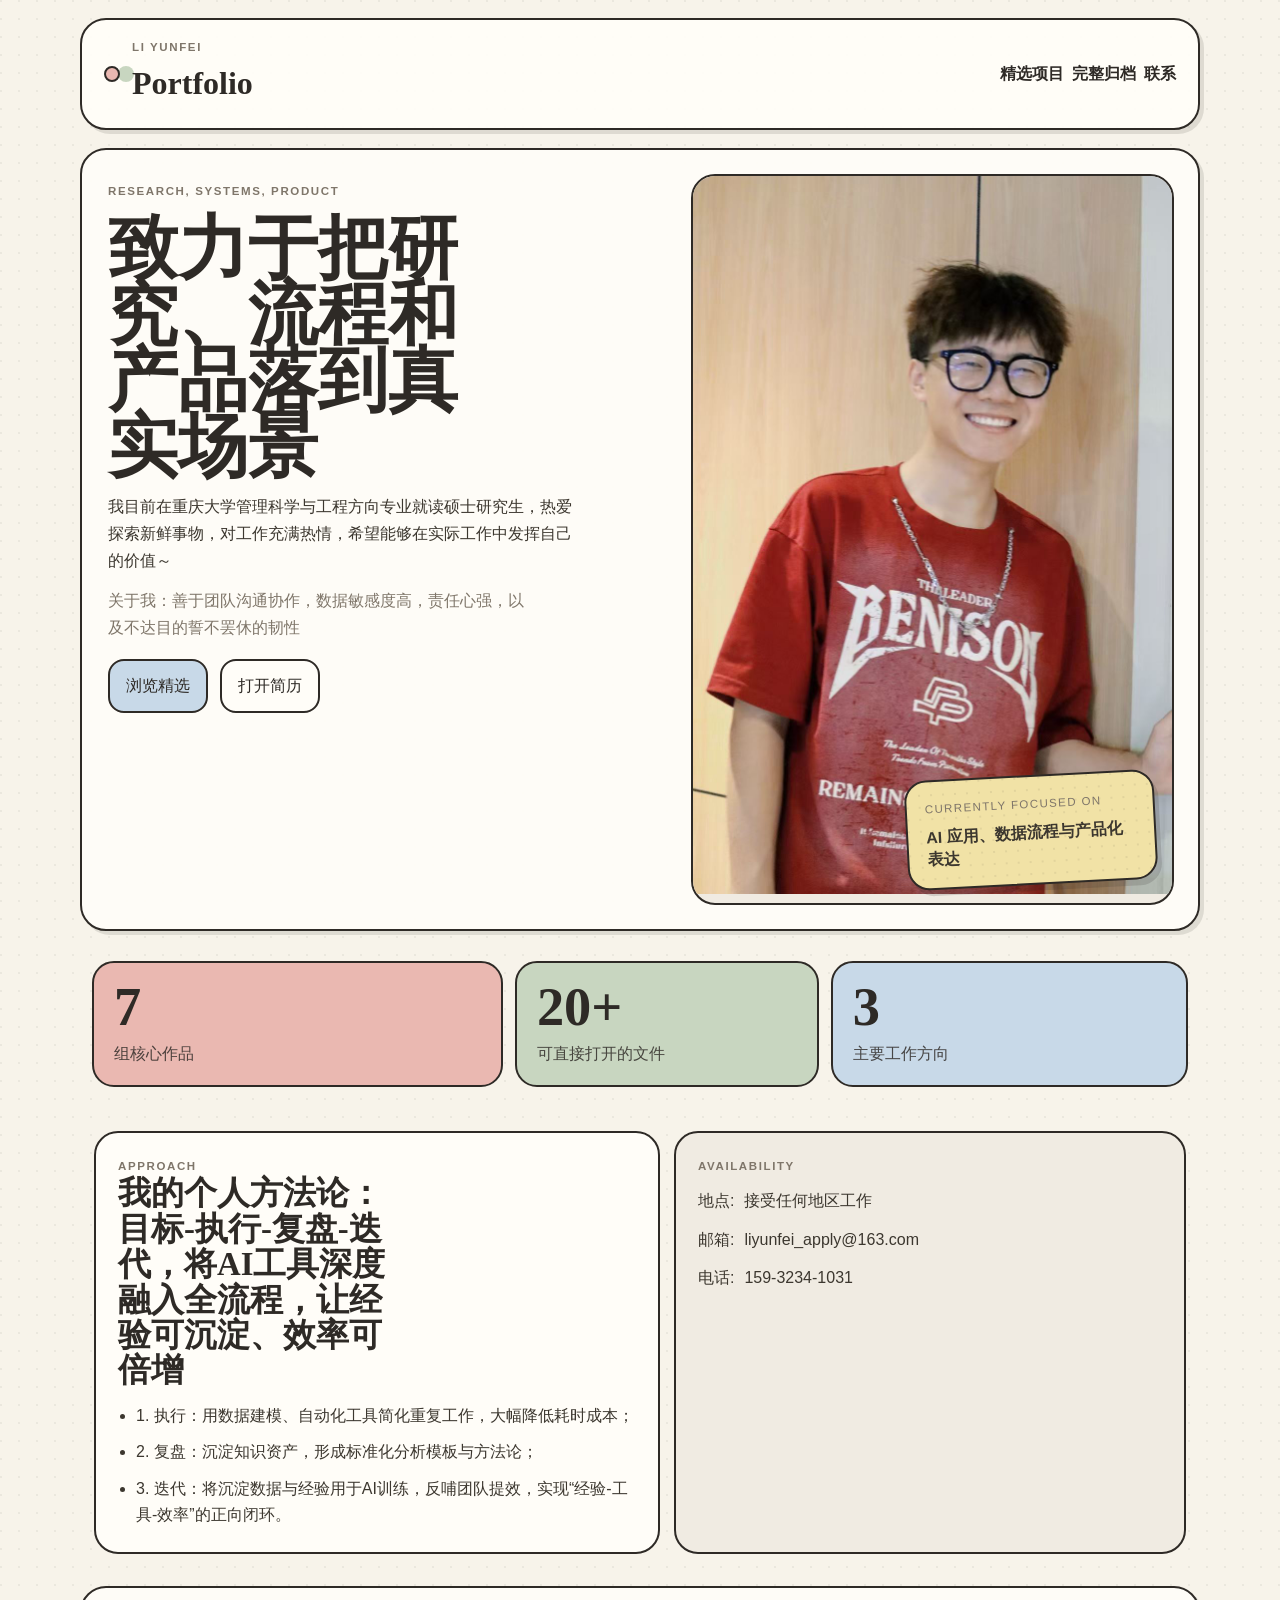
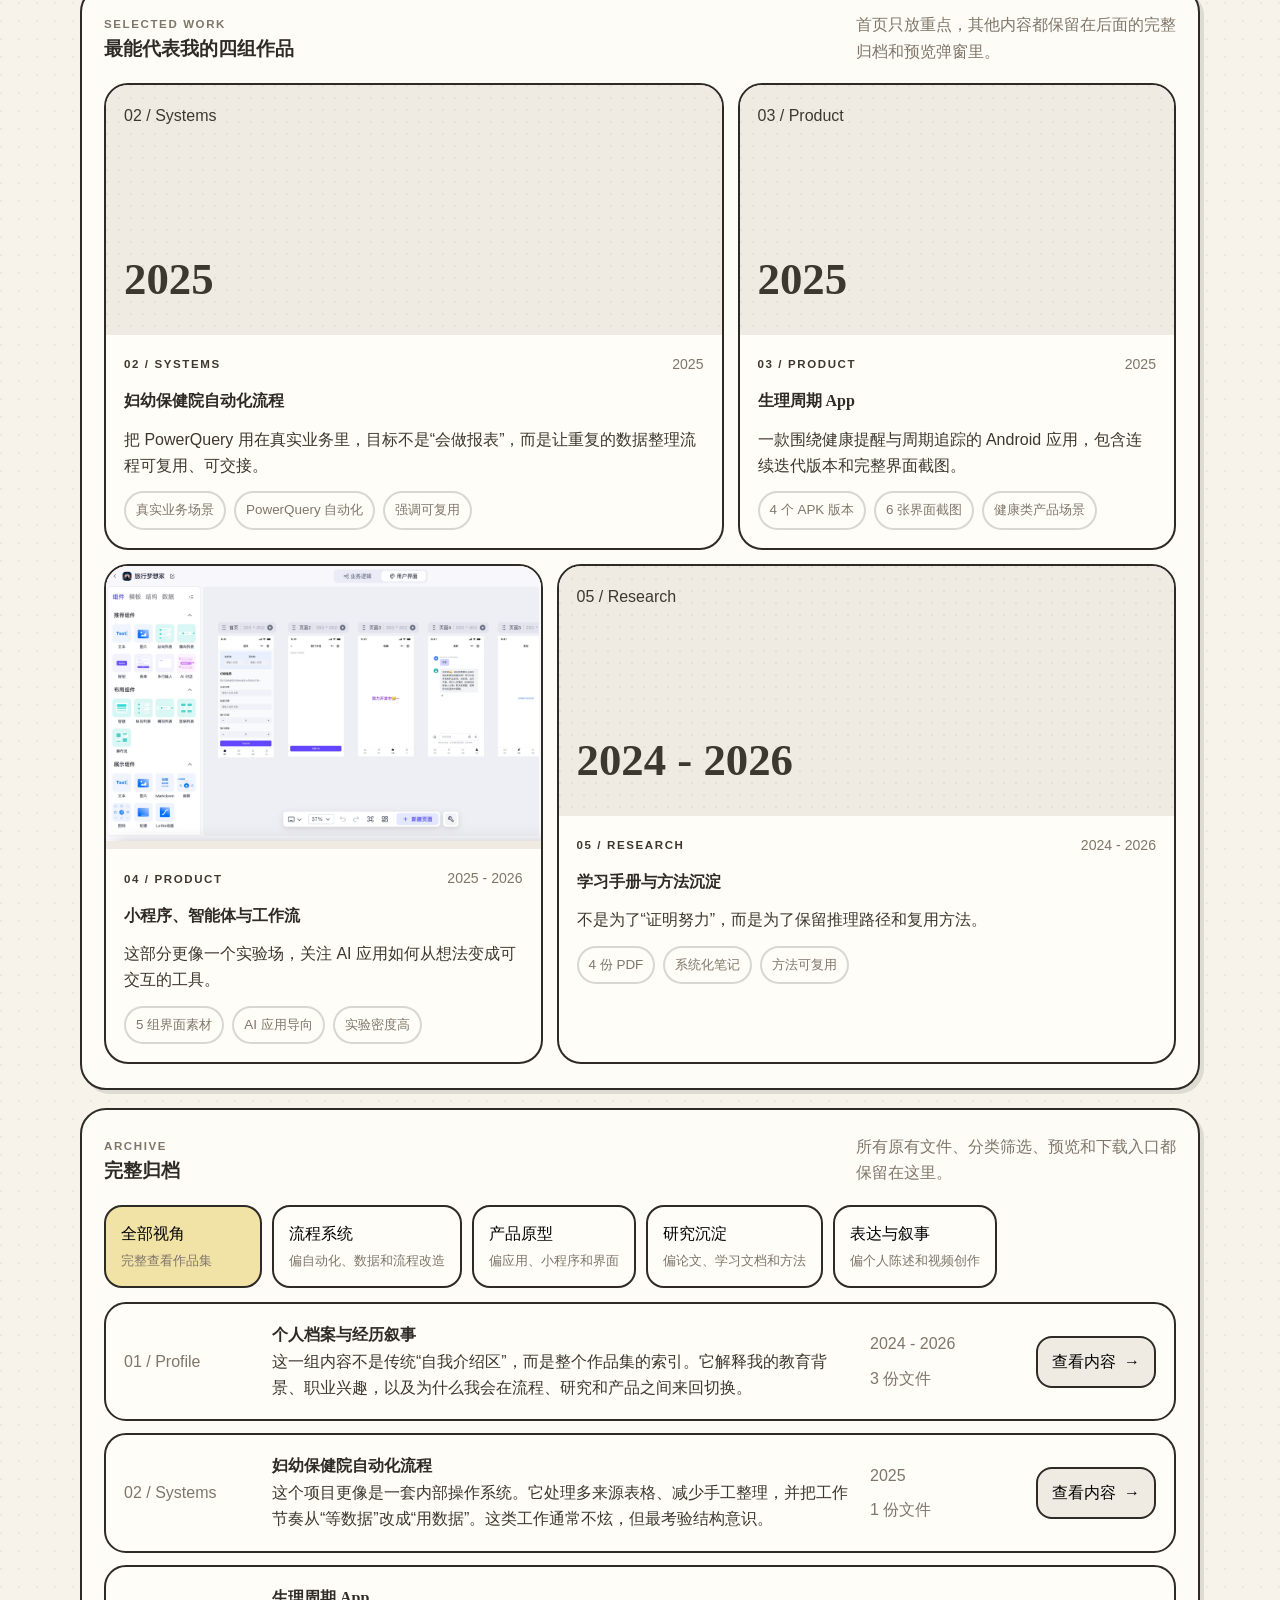
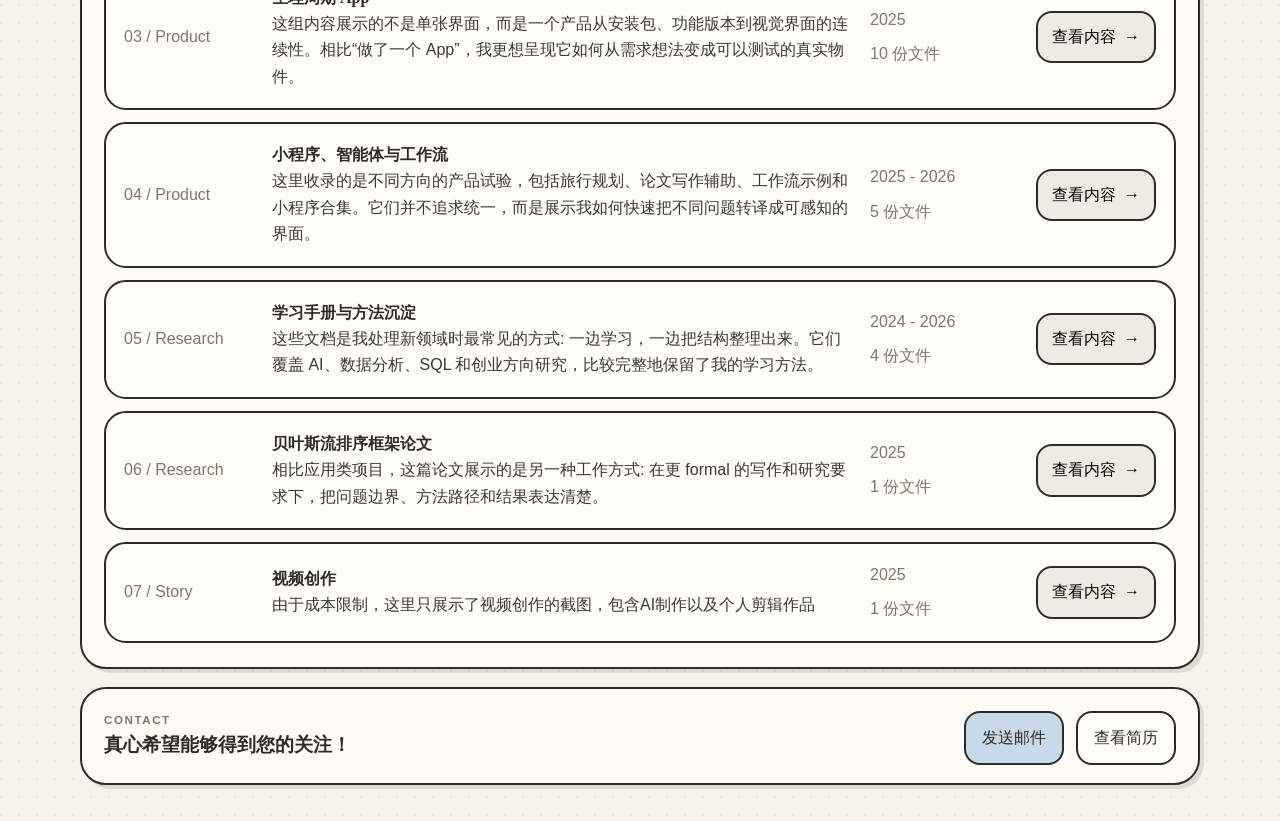
<file: index.html>
<!DOCTYPE html>
<html lang="zh-CN">
<head>
    <meta charset="UTF-8">
    <meta name="viewport" content="width=device-width, initial-scale=1.0">
    <title>李云飞 | Portfolio</title>
    <meta name="description" content="李云飞的个人作品集，聚焦研究、流程系统、产品原型与表达实践。">
    <link rel="icon" type="image/jpeg" href="个人照片/个人照片.jpg">
    <link rel="stylesheet" href="style.css">
</head>
<body>
    <div class="page-shell">
        <header class="site-header">
            <div class="brand-lockup">
                <span class="brand-mark"></span>
                <div>
                    <p class="brand-kicker">Li Yunfei</p>
                    <h1>Portfolio</h1>
                </div>
            </div>
            <nav class="site-nav" aria-label="页面导航">
                <a href="#selected-work">精选项目</a>
                <a href="#archive">完整归档</a>
                <a href="#contact">联系</a>
            </nav>
        </header>

        <main>
            <section class="hero">
                <div class="hero-copy">
                    <p id="hero-kicker" class="section-kicker"></p>
                    <h2 id="hero-title"></h2>
                    <p id="hero-intro" class="hero-lead"></p>
                    <p id="hero-statement" class="hero-sub"></p>
                    <div class="hero-actions">
                        <a href="#selected-work" class="button button--solid">浏览精选</a>
                        <a id="hero-resume" href="#" target="_blank" rel="noreferrer" class="button button--ghost">打开简历</a>
                    </div>
                </div>

                <div class="hero-side">
                    <div class="portrait-panel">
                        <img id="portrait-image" class="portrait-image" src="" alt="">
                        <div class="hero-note hero-note--overlay">
                            <span>Currently focused on</span>
                            <strong>AI 应用、数据流程与产品化表达</strong>
                        </div>
                    </div>
                </div>
            </section>

            <section id="info-ribbon" class="info-ribbon"></section>

            <section class="editorial-grid">
                <article class="editorial-panel editorial-panel--notes">
                    <p class="panel-label">Approach</p>
                    <h3>我的个人方法论：目标-执行-复盘-迭代，将AI工具深度融入全流程，让经验可沉淀、效率可倍增</h3>
                    <ul id="notes-list" class="notes-list"></ul>
                </article>
                <article id="contact-panel" class="editorial-panel editorial-panel--contact"></article>
            </section>

            <section class="section-block" id="selected-work">
                <div class="section-heading">
                    <div>
                        <p class="section-kicker">Selected Work</p>
                        <h3>最能代表我的四组作品</h3>
                    </div>
                    <p class="section-summary">首页只放重点，其他内容都保留在后面的完整归档和预览弹窗里。</p>
                </div>
                <div id="featured-grid" class="featured-grid"></div>
            </section>

            <section class="section-block" id="archive">
                <div class="section-heading">
                    <div>
                        <p class="section-kicker">Archive</p>
                        <h3>完整归档</h3>
                    </div>
                    <p class="section-summary">所有原有文件、分类筛选、预览和下载入口都保留在这里。</p>
                </div>
                <div id="lens-row" class="lens-row" aria-label="作品视角筛选"></div>
                <div id="archive-list" class="archive-list"></div>
            </section>
        </main>

        <footer class="site-footer" id="contact">
            <div>
                <p class="section-kicker">Contact</p>
                <h3 id="footer-copy"></h3>
            </div>
            <div class="footer-actions">
                <a id="footer-mail" href="#" class="button button--solid">发送邮件</a>
                <a id="footer-resume" href="#" target="_blank" rel="noreferrer" class="button button--ghost">查看简历</a>
            </div>
        </footer>
    </div>

    <div id="modal-shell" class="modal-shell" hidden style="display:none;">
        <div id="modal-backdrop" class="modal-backdrop"></div>
        <div class="modal-card" role="dialog" aria-modal="true" aria-labelledby="modal-title">
            <div class="modal-header">
                <div>
                    <p id="modal-kicker" class="card-kicker"></p>
                    <h3 id="modal-title"></h3>
                    <p id="modal-description"></p>
                </div>
                <button id="modal-close" type="button" class="modal-close" aria-label="关闭弹窗">×</button>
            </div>
            <div class="modal-grid">
                <aside class="modal-sidebar">
                    <div id="modal-metrics" class="modal-meta"></div>
                    <div id="modal-asset-list" class="asset-list"></div>
                </aside>
                <div class="modal-content">
                    <div id="modal-preview"></div>
                    <div class="asset-detail">
                        <div class="asset-detail__header">
                            <div>
                                <p id="asset-type" class="card-kicker"></p>
                                <h4 id="asset-title"></h4>
                            </div>
                            <a id="asset-open" class="text-link" href="#" target="_blank" rel="noreferrer">打开源文件</a>
                        </div>
                        <p id="asset-description"></p>
                        <div id="asset-tags" class="tag-row"></div>
                    </div>
                </div>
            </div>
        </div>
    </div>

    <script src="data-v2.js"></script>
    <script src="app-v2.js"></script>
</body>
</html>
</file>
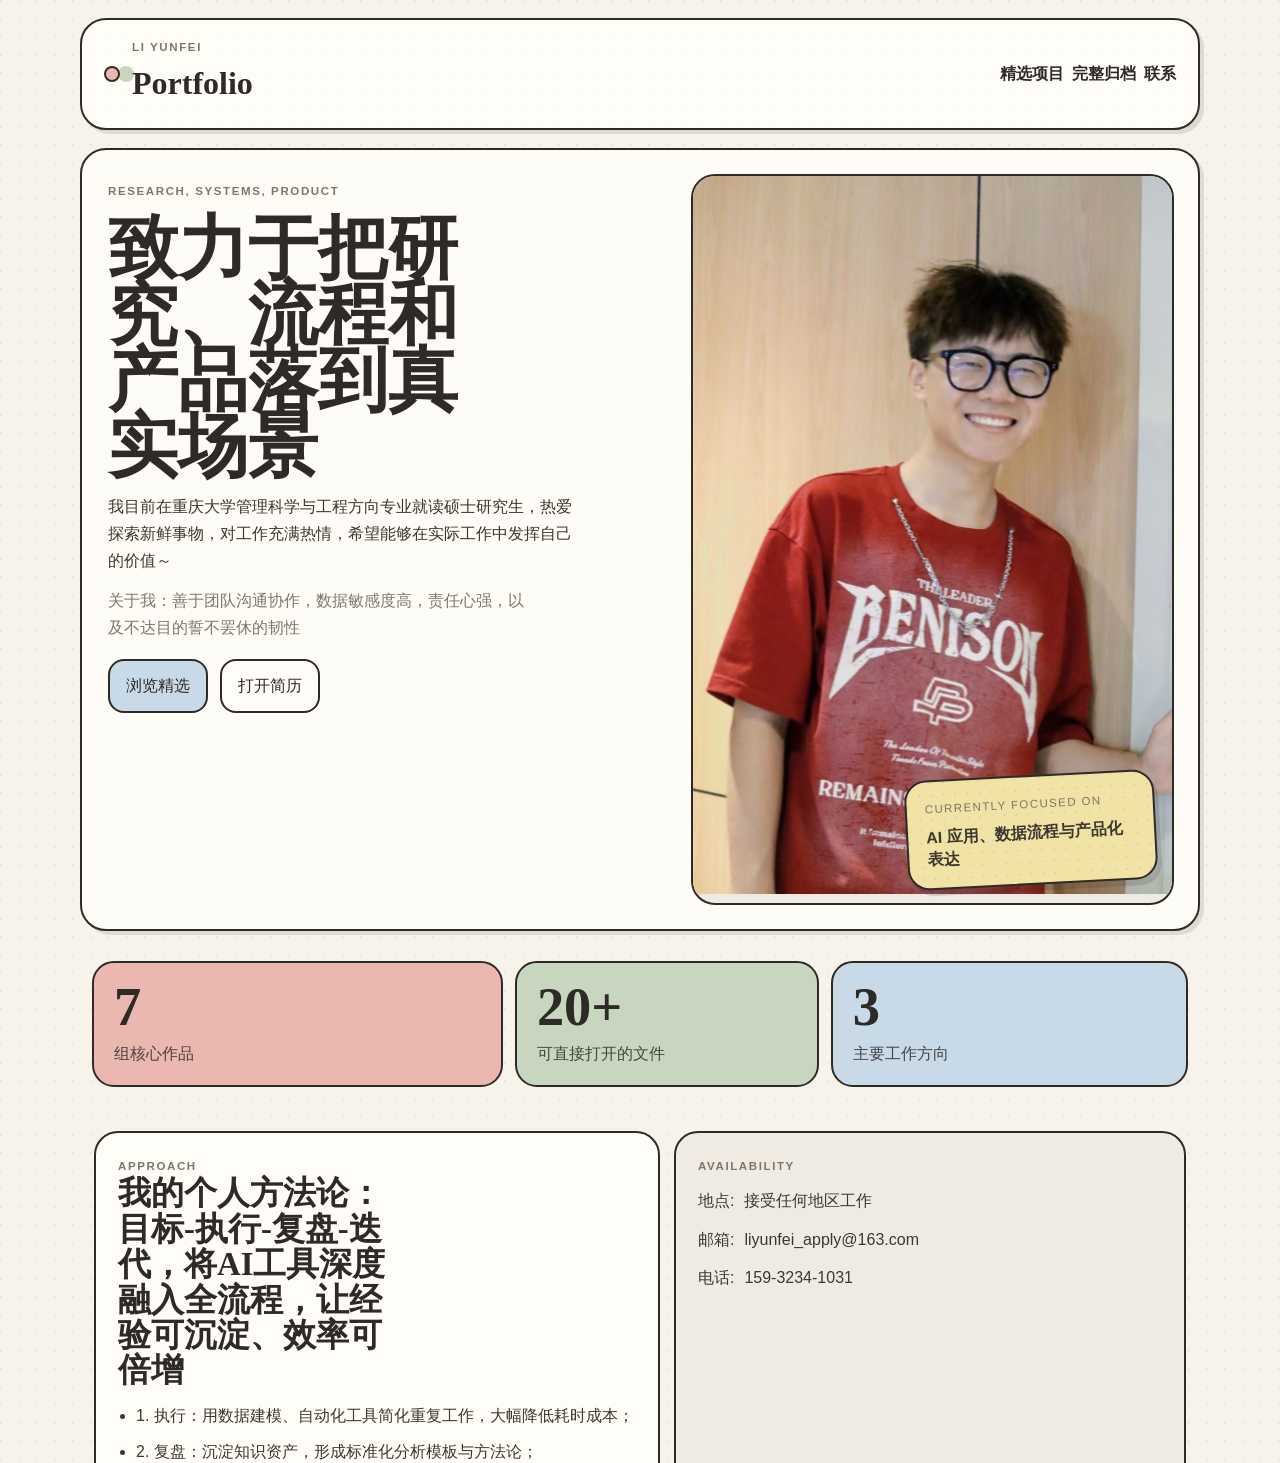
<file: index-old.html>
<!DOCTYPE html>
<html lang="zh-CN">
<head>
    <meta charset="UTF-8">
    <meta http-equiv="refresh" content="0; url=./index.html">
    <title>Redirecting...</title>
</head>
<body>
    <p>页面已更新，正在跳转到新版作品集。</p>
</body>
</html>
</file>
<file: style.css>
:root {
    --paper: #f7f3ea;
    --surface: #fffdf8;
    --surface-soft: #f0ebe2;
    --outline: #2e2a26;
    --text: #3c372f;
    --muted: #7f766a;
    --rose: #eab8b1;
    --sage: #c8d6c0;
    --sky: #c8d9e8;
    --butter: #f1e2a6;
    --display: 'Hannotate SC', 'HanziPen SC', 'Marker Felt', 'Chalkboard SE', 'PingFang SC', cursive;
    --sans: 'TsukuARdGothic-Regular', 'Hiragino Maru Gothic ProN', 'Hannotate SC', 'PingFang SC', sans-serif;
}

* {
    box-sizing: border-box;
}

html {
    scroll-behavior: smooth;
}

body {
    margin: 0;
    min-width: 320px;
    min-height: 100vh;
    font-family: var(--sans);
    line-height: 1.65;
    color: var(--text);
    background-color: var(--paper);
    background-image:
        radial-gradient(circle at 1px 1px, rgba(46, 42, 38, 0.06) 1px, transparent 0);
    background-size: 18px 18px;
}

body.is-locked {
    overflow: hidden;
}

a,
button {
    font: inherit;
}

[hidden] {
    display: none !important;
}

img,
video {
    max-width: 100%;
}

.page-shell {
    width: min(1120px, calc(100% - 28px));
    margin: 0 auto;
    padding: 18px 0 36px;
}

.site-header,
.hero,
.info-ribbon,
.editorial-grid,
.section-block,
.site-footer {
    background: rgba(255, 253, 248, 0.94);
    border: 2px solid var(--outline);
    border-radius: 26px;
    box-shadow: 4px 4px 0 rgba(46, 42, 38, 0.12);
}

.site-header,
.site-footer {
    display: flex;
    justify-content: space-between;
    align-items: center;
    gap: 20px;
    padding: 18px 22px;
}

.site-header {
    position: sticky;
    top: 12px;
    z-index: 20;
}

.brand-lockup {
    display: flex;
    align-items: center;
    gap: 12px;
}

.brand-mark {
    width: 16px;
    height: 16px;
    border: 2px solid var(--outline);
    border-radius: 999px;
    background: var(--rose);
    box-shadow: 14px 0 0 var(--sage);
}

.brand-kicker,
.section-kicker,
.card-kicker,
.panel-label {
    margin: 0;
    font-size: 0.72rem;
    letter-spacing: 0.14em;
    text-transform: uppercase;
    color: var(--muted);
    font-weight: 700;
}

.site-header h1,
.hero h2,
.editorial-panel h3,
.section-block h3,
.site-footer h3,
.featured-body h4,
.archive-copy h4,
.preview-frame h4,
.asset-detail h4 {
    margin: 0;
    font-family: var(--display);
    color: var(--outline);
}

.site-nav {
    display: flex;
    flex-wrap: wrap;
    gap: 8px;
}

.site-nav a,
.text-link {
    color: var(--outline);
    text-decoration: none;
    font-weight: 700;
}

.hero {
    display: grid;
    grid-template-columns: minmax(0, 1.08fr) minmax(290px, 0.92fr);
    gap: 18px;
    margin-top: 18px;
    padding: 24px;
}

.hero-copy {
    display: flex;
    flex-direction: column;
    gap: 14px;
    padding: 8px 2px;
}

.hero h2 {
    font-size: clamp(2.45rem, 6vw, 4.4rem);
    line-height: 0.94;
    max-width: 10.5ch;
}

.hero-lead,
.hero-sub,
.section-summary,
.archive-copy p,
.featured-body p,
.preview-frame p,
.modal-header p,
.asset-detail p {
    margin: 0;
    color: var(--text);
}

.hero-lead {
    max-width: 52ch;
    font-size: 1.02rem;
}

.hero-sub {
    max-width: 48ch;
    color: var(--muted);
}

.hero-actions,
.footer-actions,
.preview-actions {
    display: flex;
    flex-wrap: wrap;
    gap: 12px;
    margin-top: 4px;
}

.button {
    display: inline-flex;
    align-items: center;
    gap: 10px;
    padding: 12px 16px;
    border: 2px solid var(--outline);
    border-radius: 16px;
    background: var(--surface);
    color: var(--outline);
    text-decoration: none;
    transition:
        transform 150ms ease,
        background-color 150ms ease;
}

.button:hover {
    transform: translateY(-1px);
}

.button--solid {
    background: var(--sky);
}

.button--ghost {
    background: var(--surface);
}

.hero-side {
    display: block;
}

.portrait-panel {
    position: relative;
    overflow: hidden;
    border: 2px solid var(--outline);
    border-radius: 24px;
    background: var(--surface-soft);
    min-height: 430px;
}

.portrait-image {
    width: 100%;
    height: 100%;
    object-fit: cover;
    object-position: center 22%;
    filter: saturate(0.92);
}

.hero-note {
    display: flex;
    flex-direction: column;
    justify-content: flex-end;
    gap: 8px;
    padding: 18px;
    border: 2px solid var(--outline);
    border-radius: 22px;
    background:
        radial-gradient(circle at 1px 1px, rgba(46, 42, 38, 0.08) 1px, transparent 0);
    background-size: 12px 12px;
    background-color: var(--butter);
}

.hero-note--overlay {
    position: absolute;
    right: 16px;
    bottom: 18px;
    max-width: min(250px, calc(100% - 32px));
    box-shadow: 4px 6px 0 rgba(46, 42, 38, 0.16);
    transform: rotate(-3deg);
}

.hero-note span {
    font-size: 0.72rem;
    letter-spacing: 0.12em;
    text-transform: uppercase;
    color: var(--muted);
}

.hero-note strong {
    line-height: 1.35;
}

.info-ribbon {
    display: grid;
    grid-template-columns: 1.15fr 0.85fr 1fr;
    gap: 12px;
    margin-top: 18px;
    padding: 12px;
    background: transparent;
    border: 0;
    box-shadow: none;
}

.ribbon-card {
    padding: 18px 20px;
    border: 2px solid var(--outline);
    border-radius: 22px;
    background: var(--surface);
}

.ribbon-card:nth-child(1) {
    background: var(--rose);
}

.ribbon-card:nth-child(2) {
    background: var(--sage);
}

.ribbon-card:nth-child(3) {
    background: var(--sky);
}

.ribbon-card strong {
    display: block;
    margin-bottom: 8px;
    font-family: var(--display);
    font-size: clamp(2.1rem, 5vw, 3.4rem);
    line-height: 0.96;
    color: var(--outline);
}

.ribbon-card span {
    color: rgba(46, 42, 38, 0.84);
}

.editorial-grid {
    display: grid;
    grid-template-columns: 1.05fr 0.95fr;
    gap: 14px;
    margin-top: 18px;
    padding: 14px;
    background: transparent;
    border: 0;
    box-shadow: none;
}

.editorial-panel {
    padding: 24px 22px;
    border: 2px solid var(--outline);
    border-radius: 24px;
    background: var(--surface);
}

.editorial-panel--contact {
    background: var(--surface-soft);
}

.editorial-panel h3 {
    margin-bottom: 14px;
    font-size: clamp(1.45rem, 2.8vw, 2.05rem);
    line-height: 1.08;
    max-width: 18ch;
}

.notes-list {
    margin: 0;
    padding-left: 18px;
}

.notes-list li + li {
    margin-top: 10px;
}

.contact-line {
    display: flex;
    align-items: center;
    gap: 10px;
    margin-top: 12px;
}

.contact-line a {
    color: inherit;
    text-decoration: none;
}

.section-block {
    margin-top: 18px;
    padding: 24px 22px;
}

.section-heading {
    display: flex;
    justify-content: space-between;
    gap: 20px;
    align-items: end;
    margin-bottom: 18px;
}

.section-summary {
    max-width: 36ch;
    color: var(--muted);
}

.featured-grid {
    display: grid;
    grid-template-columns: repeat(12, minmax(0, 1fr));
    gap: 14px;
}

.featured-card {
    grid-column: span 6;
    background: var(--surface);
    border: 2px solid var(--outline);
    border-radius: 24px;
    cursor: pointer;
    overflow: hidden;
    transition:
        transform 160ms ease,
        box-shadow 160ms ease;
}

.featured-card:hover {
    transform: translateY(-2px);
    box-shadow: 4px 6px 0 rgba(46, 42, 38, 0.12);
}

.featured-card--1 {
    grid-column: span 7;
}

.featured-card--2 {
    grid-column: span 5;
}

.featured-card--3 {
    grid-column: span 5;
}

.featured-card--4 {
    grid-column: span 7;
}

.featured-media {
    min-height: 250px;
    background: var(--surface-soft);
}

.featured-media img {
    width: 100%;
    height: 100%;
    object-fit: cover;
}

.featured-placeholder {
    display: flex;
    min-height: 250px;
    flex-direction: column;
    justify-content: space-between;
    padding: 18px;
    background:
        radial-gradient(circle at 1px 1px, rgba(46, 42, 38, 0.06) 1px, transparent 0);
    background-size: 12px 12px;
}

.featured-placeholder strong {
    font-family: var(--display);
    font-size: 2.8rem;
}

.featured-body {
    display: grid;
    gap: 12px;
    padding: 18px;
}

.featured-topline {
    display: flex;
    justify-content: space-between;
    gap: 12px;
    align-items: center;
}

.featured-topline span {
    color: var(--muted);
    font-size: 0.88rem;
}

.metric-row,
.tag-row,
.modal-meta {
    display: flex;
    flex-wrap: wrap;
    gap: 8px;
}

.metric-row span,
.tag-row span,
.modal-meta span {
    padding: 6px 10px;
    border: 2px solid rgba(46, 42, 38, 0.18);
    border-radius: 999px;
    color: var(--muted);
    background: #fffdf8;
    font-size: 0.84rem;
}

.lens-row {
    display: flex;
    flex-wrap: wrap;
    gap: 10px;
    margin-bottom: 14px;
}

.lens-chip {
    min-width: 158px;
    padding: 14px 15px;
    border: 2px solid var(--outline);
    border-radius: 18px;
    background: var(--surface);
    text-align: left;
    cursor: pointer;
}

.lens-chip span,
.lens-chip small {
    display: block;
}

.lens-chip small {
    margin-top: 3px;
    color: var(--muted);
}

.lens-chip.is-active {
    background: var(--butter);
}

.archive-list {
    display: grid;
    gap: 12px;
}

.archive-item {
    display: grid;
    grid-template-columns: 132px minmax(0, 1fr) 150px auto;
    gap: 16px;
    align-items: center;
    padding: 18px;
    background: var(--surface);
    border: 2px solid var(--outline);
    border-radius: 22px;
}

.archive-index,
.archive-meta {
    color: var(--muted);
}

.archive-meta {
    display: grid;
    gap: 8px;
}

.archive-action {
    display: inline-flex;
    align-items: center;
    gap: 8px;
    padding: 11px 14px;
    border: 2px solid var(--outline);
    border-radius: 16px;
    background: var(--surface-soft);
    cursor: pointer;
}

.site-footer {
    margin-top: 18px;
}

.modal-shell {
    position: fixed;
    inset: 0;
    z-index: 40;
    display: grid;
    place-items: center;
    padding: 20px;
}

.modal-backdrop {
    position: absolute;
    inset: 0;
    background: rgba(46, 42, 38, 0.28);
}

.modal-card {
    position: relative;
    width: min(1080px, 100%);
    max-height: calc(100vh - 40px);
    overflow: auto;
    background: var(--surface);
    border: 2px solid var(--outline);
    border-radius: 26px;
    box-shadow: 6px 8px 0 rgba(46, 42, 38, 0.14);
}

.modal-header {
    display: flex;
    justify-content: space-between;
    gap: 20px;
    align-items: start;
    padding: 22px;
    border-bottom: 2px solid rgba(46, 42, 38, 0.12);
}

.modal-close {
    display: grid;
    place-items: center;
    width: 44px;
    height: 44px;
    border: 2px solid var(--outline);
    border-radius: 16px;
    background: var(--rose);
    cursor: pointer;
    color: var(--outline);
}

.modal-grid {
    display: grid;
    grid-template-columns: 320px minmax(0, 1fr);
}

.modal-sidebar {
    padding: 18px;
    border-right: 2px solid rgba(46, 42, 38, 0.12);
}

.asset-list {
    display: grid;
    gap: 10px;
    margin-top: 16px;
}

.asset-row {
    display: grid;
    grid-template-columns: 24px minmax(0, 1fr) auto;
    gap: 12px;
    align-items: start;
    padding: 12px;
    border: 2px solid rgba(46, 42, 38, 0.14);
    border-radius: 16px;
    background: #fffdf8;
    text-align: left;
    cursor: pointer;
}

.asset-row.is-active {
    background: var(--butter);
}

.asset-icon {
    display: inline-flex;
    margin-top: 2px;
}

.asset-copy strong,
.asset-copy small,
.asset-type {
    display: block;
}

.asset-copy strong {
    color: var(--outline);
}

.asset-copy small,
.asset-type {
    color: var(--muted);
}

.modal-content {
    padding: 18px;
}

.preview-frame {
    display: grid;
    place-items: center;
    min-height: 420px;
    border: 2px solid rgba(46, 42, 38, 0.14);
    border-radius: 22px;
    background: #fffdf8;
}

.preview-frame--visual {
    padding: 18px;
}

.preview-image {
    width: 100%;
    max-height: 62vh;
    object-fit: contain;
}

.preview-frame--document {
    justify-items: start;
    padding: 28px;
}

.preview-badge {
    margin-bottom: 16px;
    padding: 6px 10px;
    border: 2px solid var(--outline);
    border-radius: 999px;
    background: var(--sage);
    color: var(--outline);
    font-size: 0.82rem;
}

.preview-note,
.preview-caption {
    color: var(--muted);
}

.preview-caption {
    margin-top: 14px;
}

.asset-detail {
    margin-top: 14px;
}

.asset-detail__header {
    display: flex;
    justify-content: space-between;
    gap: 20px;
    align-items: end;
    margin-bottom: 12px;
}

@media (max-width: 1080px) {
    .hero,
    .editorial-grid,
    .modal-grid {
        grid-template-columns: 1fr;
    }

    .featured-card,
    .featured-card--1,
    .featured-card--2,
    .featured-card--3,
    .featured-card--4 {
        grid-column: span 12;
    }

    .archive-item {
        grid-template-columns: 1fr;
    }

    .modal-sidebar {
        border-right: 0;
        border-bottom: 2px solid rgba(46, 42, 38, 0.12);
    }
}

@media (max-width: 760px) {
    .page-shell {
        width: min(100% - 14px, 1120px);
        padding-top: 14px;
    }

    .site-header,
    .site-footer,
    .section-heading,
    .asset-detail__header {
        flex-direction: column;
        align-items: start;
    }

    .site-header,
    .site-footer,
    .hero,
    .section-block {
        padding: 18px;
    }

    .info-ribbon {
        grid-template-columns: 1fr;
    }

    .editorial-grid {
        padding: 0;
    }

    .ribbon-card,
    .editorial-panel {
        padding: 18px;
    }

    .lens-chip {
        width: 100%;
        min-width: 0;
    }

    .modal-shell {
        padding: 10px;
    }

    .hero-note--overlay {
        right: 12px;
        bottom: 12px;
        max-width: calc(100% - 24px);
        padding: 14px;
        transform: rotate(-2deg);
    }
}
</file>
